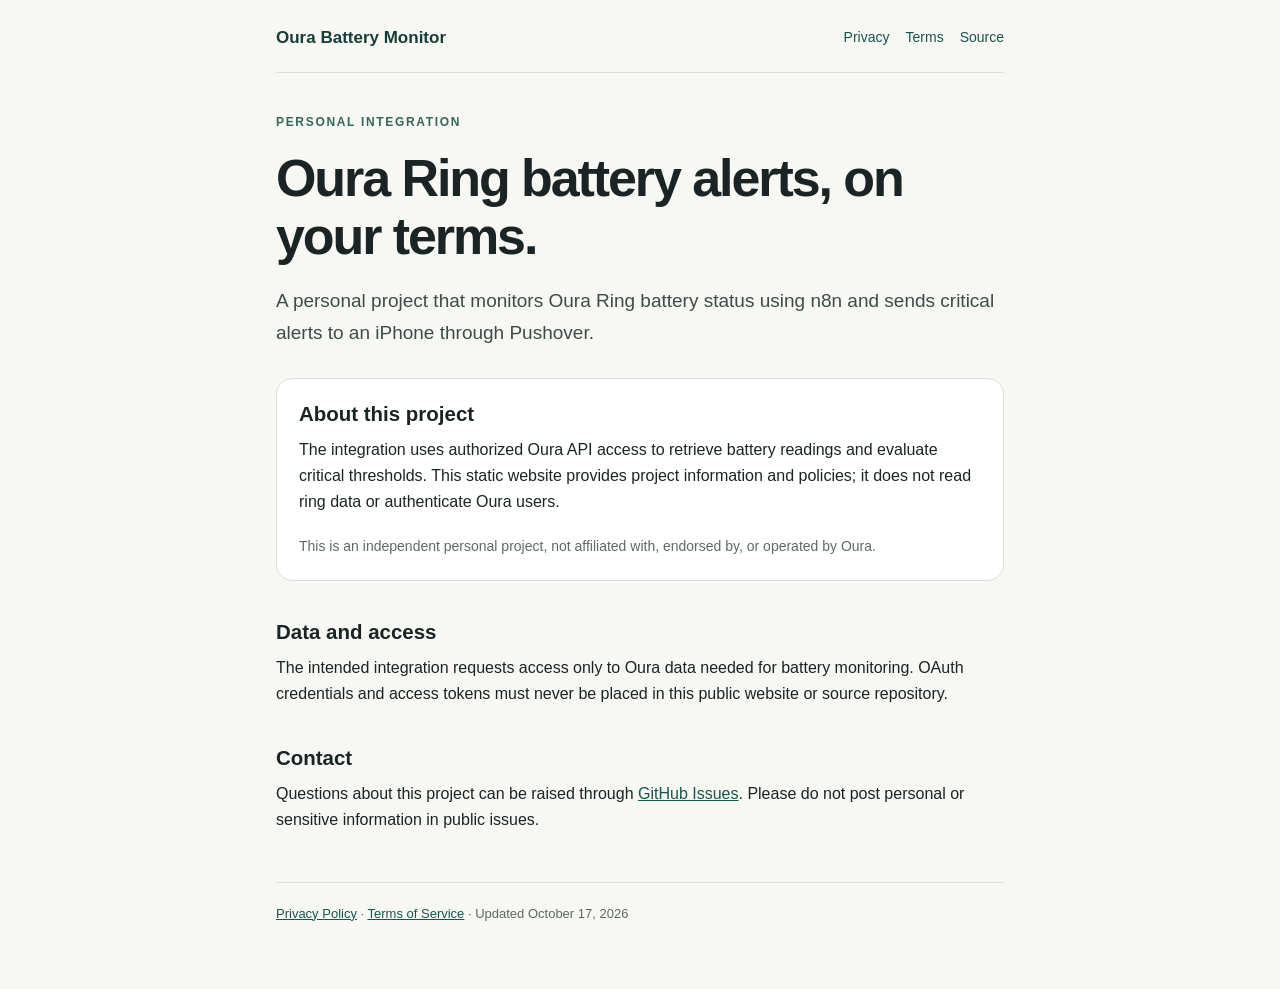
<file: index.html>
<!doctype html>
<html lang="en"><head><meta charset="utf-8"><meta name="viewport" content="width=device-width,initial-scale=1"><meta name="description" content="Information and policies for a personal Oura Ring battery-monitoring automation."><title>Oura Battery Monitor</title><link rel="stylesheet" href="styles.css"></head>
<body><div class="layout"><header><a class="brand" href="./">Oura Battery Monitor</a><nav aria-label="Main navigation"><a href="privacy.html">Privacy</a><a href="terms.html">Terms</a><a href="https://github.com/mrrobertkent/oura-battery-monitor">Source</a></nav></header>
<main><p class="eyebrow">Personal integration</p><h1>Oura Ring battery alerts, on your terms.</h1>
<p class="lead">A personal project that monitors Oura Ring battery status using n8n and sends critical alerts to an iPhone through Pushover.</p>
<div class="panel"><h2 style="margin-top:0">About this project</h2>
<p>The integration uses authorized Oura API access to retrieve battery readings and evaluate critical thresholds. This static website provides project information and policies; it does not read ring data or authenticate Oura users.</p>
<p class="muted">This is an independent personal project, not affiliated with, endorsed by, or operated by Oura.</p></div>
<h2>Data and access</h2><p>The intended integration requests access only to Oura data needed for battery monitoring. OAuth credentials and access tokens must never be placed in this public website or source repository.</p>
<h2>Contact</h2><p>Questions about this project can be raised through <a href="https://github.com/mrrobertkent/oura-battery-monitor/issues">GitHub Issues</a>. Please do not post personal or sensitive information in public issues.</p>
</main><footer><a href="privacy.html">Privacy Policy</a> · <a href="terms.html">Terms of Service</a> · Updated October 17, 2026</footer></div></body></html>
</file>
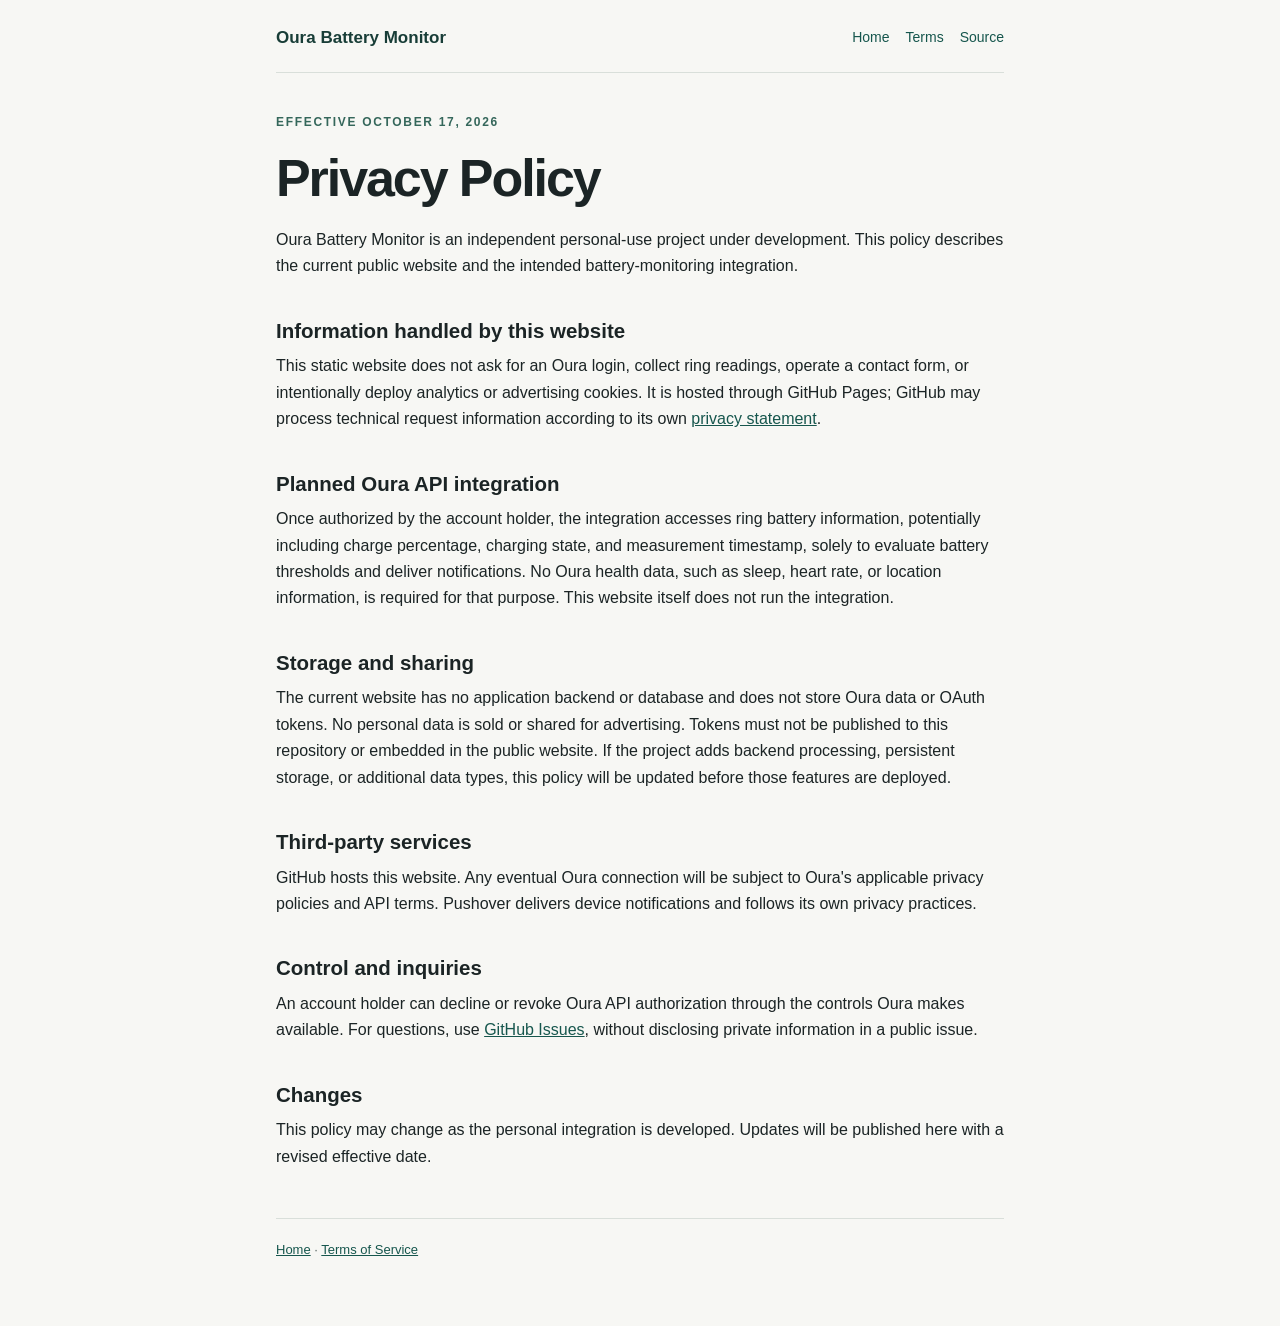
<file: privacy.html>
<!doctype html>
<html lang="en"><head><meta charset="utf-8"><meta name="viewport" content="width=device-width,initial-scale=1"><meta name="description" content="Privacy policy for the Oura Battery Monitor personal integration."><title>Privacy Policy | Oura Battery Monitor</title><link rel="stylesheet" href="styles.css"></head>
<body><div class="layout"><header><a class="brand" href="./">Oura Battery Monitor</a><nav aria-label="Main navigation"><a href="./">Home</a><a href="terms.html">Terms</a><a href="https://github.com/mrrobertkent/oura-battery-monitor">Source</a></nav></header>
<main><p class="eyebrow">Effective October 17, 2026</p><h1>Privacy Policy</h1>
<p>Oura Battery Monitor is an independent personal-use project under development. This policy describes the current public website and the intended battery-monitoring integration.</p>
<h2>Information handled by this website</h2><p>This static website does not ask for an Oura login, collect ring readings, operate a contact form, or intentionally deploy analytics or advertising cookies. It is hosted through GitHub Pages; GitHub may process technical request information according to its own <a href="https://docs.github.com/en/site-policy/privacy-policies/github-general-privacy-statement">privacy statement</a>.</p>
<h2>Planned Oura API integration</h2><p>Once authorized by the account holder, the integration accesses ring battery information, potentially including charge percentage, charging state, and measurement timestamp, solely to evaluate battery thresholds and deliver notifications. No Oura health data, such as sleep, heart rate, or location information, is required for that purpose. This website itself does not run the integration.</p>
<h2>Storage and sharing</h2><p>The current website has no application backend or database and does not store Oura data or OAuth tokens. No personal data is sold or shared for advertising. Tokens must not be published to this repository or embedded in the public website. If the project adds backend processing, persistent storage, or additional data types, this policy will be updated before those features are deployed.</p>
<h2>Third-party services</h2><p>GitHub hosts this website. Any eventual Oura connection will be subject to Oura's applicable privacy policies and API terms. Pushover delivers device notifications and follows its own privacy practices.</p>
<h2>Control and inquiries</h2><p>An account holder can decline or revoke Oura API authorization through the controls Oura makes available. For questions, use <a href="https://github.com/mrrobertkent/oura-battery-monitor/issues">GitHub Issues</a>, without disclosing private information in a public issue.</p>
<h2>Changes</h2><p>This policy may change as the personal integration is developed. Updates will be published here with a revised effective date.</p>
</main><footer><a href="./">Home</a> · <a href="terms.html">Terms of Service</a></footer></div></body></html>
</file>
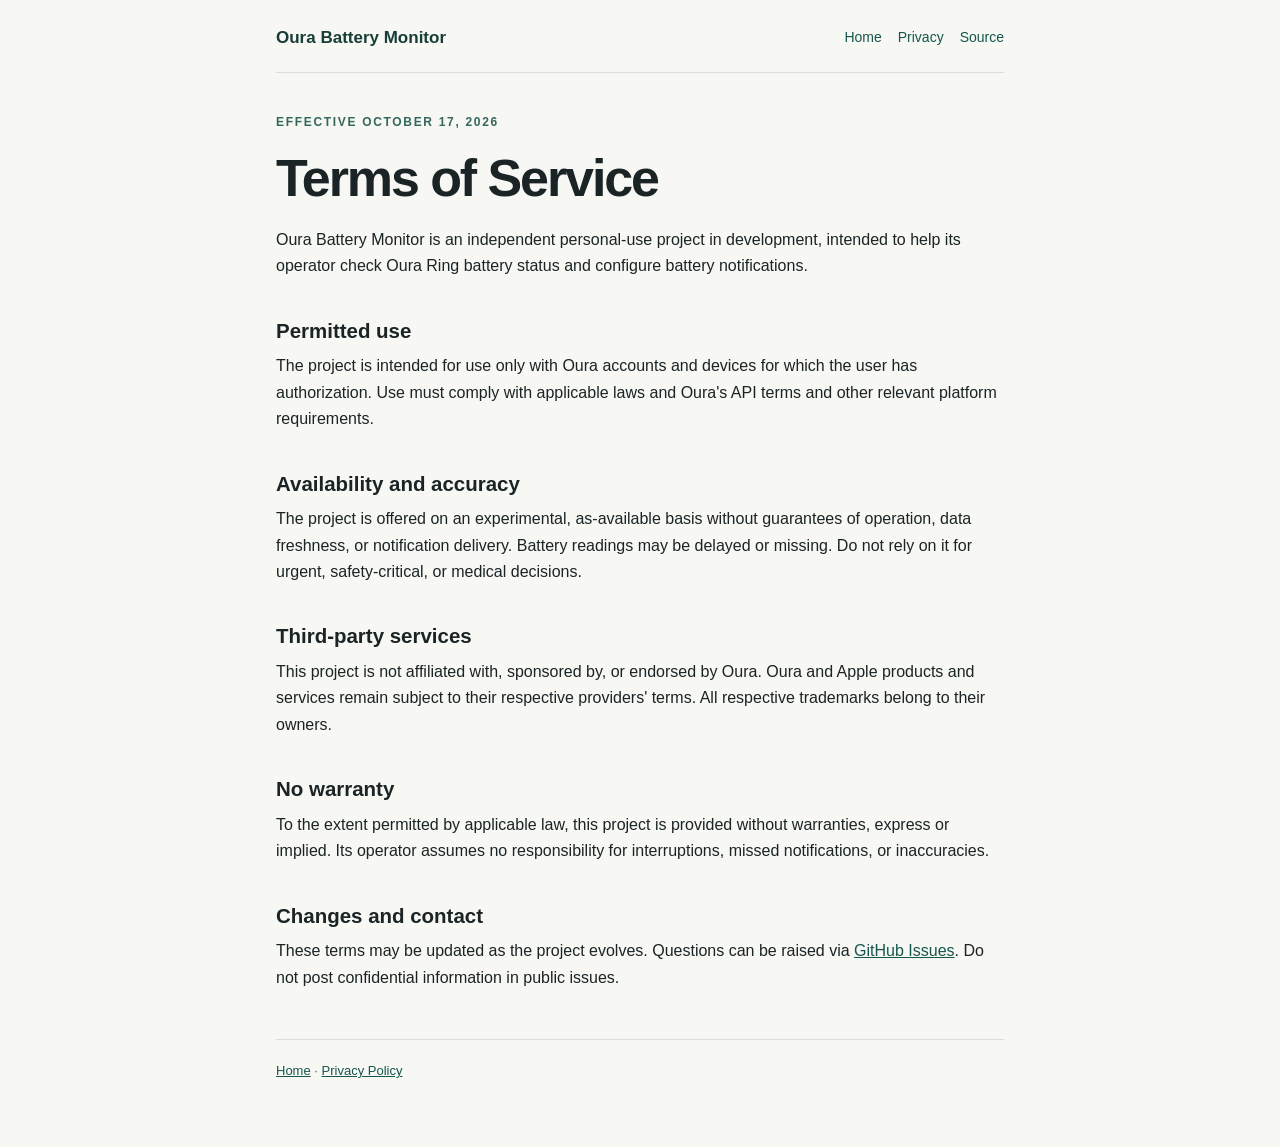
<file: terms.html>
<!doctype html>
<html lang="en"><head><meta charset="utf-8"><meta name="viewport" content="width=device-width,initial-scale=1"><meta name="description" content="Terms of service for the Oura Battery Monitor personal integration."><title>Terms of Service | Oura Battery Monitor</title><link rel="stylesheet" href="styles.css"></head>
<body><div class="layout"><header><a class="brand" href="./">Oura Battery Monitor</a><nav aria-label="Main navigation"><a href="./">Home</a><a href="privacy.html">Privacy</a><a href="https://github.com/mrrobertkent/oura-battery-monitor">Source</a></nav></header>
<main><p class="eyebrow">Effective October 17, 2026</p><h1>Terms of Service</h1>
<p>Oura Battery Monitor is an independent personal-use project in development, intended to help its operator check Oura Ring battery status and configure battery notifications.</p>
<h2>Permitted use</h2><p>The project is intended for use only with Oura accounts and devices for which the user has authorization. Use must comply with applicable laws and Oura's API terms and other relevant platform requirements.</p>
<h2>Availability and accuracy</h2><p>The project is offered on an experimental, as-available basis without guarantees of operation, data freshness, or notification delivery. Battery readings may be delayed or missing. Do not rely on it for urgent, safety-critical, or medical decisions.</p>
<h2>Third-party services</h2><p>This project is not affiliated with, sponsored by, or endorsed by Oura. Oura and Apple products and services remain subject to their respective providers' terms. All respective trademarks belong to their owners.</p>
<h2>No warranty</h2><p>To the extent permitted by applicable law, this project is provided without warranties, express or implied. Its operator assumes no responsibility for interruptions, missed notifications, or inaccuracies.</p>
<h2>Changes and contact</h2><p>These terms may be updated as the project evolves. Questions can be raised via <a href="https://github.com/mrrobertkent/oura-battery-monitor/issues">GitHub Issues</a>. Do not post confidential information in public issues.</p>
</main><footer><a href="./">Home</a> · <a href="privacy.html">Privacy Policy</a></footer></div></body></html>
</file>
<file: styles.css>
:root{color-scheme:light;font-family:Inter,-apple-system,BlinkMacSystemFont,"Segoe UI",sans-serif;line-height:1.65;background:#f7f7f4;color:#1b2425}*{box-sizing:border-box}body{margin:0}a{color:#16564d}a:hover{text-decoration-thickness:2px}.layout{max-width:780px;margin:auto;padding:24px 26px 65px}header{display:flex;align-items:center;justify-content:space-between;gap:15px;border-bottom:1px solid #d9dfda;padding-bottom:20px}header .brand{font-size:17px;font-weight:750;text-decoration:none;color:#183d37}nav{display:flex;gap:16px;flex-wrap:wrap}nav a{font-size:14px;text-decoration:none}main{padding-top:40px}h1{font-size:clamp(2rem,5vw,3.25rem);line-height:1.12;letter-spacing:-.04em;margin:0 0 20px}h2{font-size:1.28rem;line-height:1.3;margin:38px 0 9px}p,li{font-size:16px}p{margin:0 0 19px}ul{padding-left:22px}li{margin:7px 0}.eyebrow{font-size:12px;font-weight:700;text-transform:uppercase;letter-spacing:.14em;color:#35675b;margin-bottom:16px}.lead{font-size:19px;color:#3e4c49}.panel{margin-top:30px;border:1px solid #d9dfda;border-radius:16px;padding:22px;background:white}.muted{color:#5e6a67;font-size:14px}.panel p:last-child{margin-bottom:0}footer{border-top:1px solid #d9dfda;margin-top:48px;padding-top:20px;color:#5e6a67;font-size:13px}footer a{font-size:13px}code{background:#e9eeea;border-radius:4px;padding:2px 5px;overflow-wrap:anywhere}@media(max-width:530px){header{display:block}nav{margin-top:10px}.layout{padding:20px}main{padding-top:30px}}
</file>
